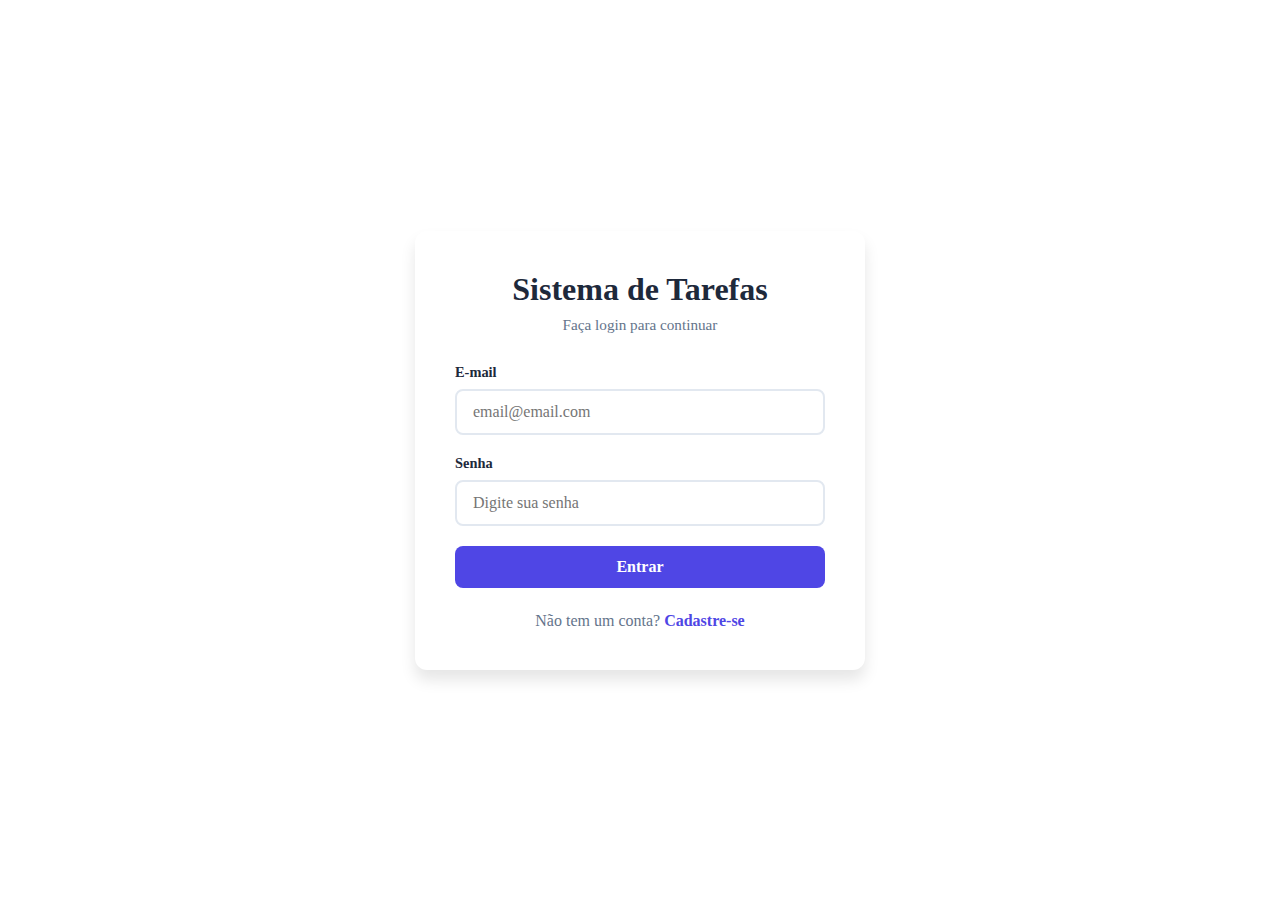
<file: Client/index.html>
<!DOCTYPE html>
<html lang="en">

<head>
    <meta charset="UTF-8">
    <meta name="viewport" content="width=device-width, initial-scale=1.0">
    <title>Login - Sistema de Tarefa</title>
    <link rel="stylesheet" href="css/styles.css">
</head>

<body>
    <div class="container">
        <div class="auth-card">
            <div class="auth-header">
                <h1>Sistema de Tarefas</h1>
                <p>Faça login para continuar</p>
            </div>
            <!-- aqui eu vou fazer o erro / sucesso da aplicação-->
            <div id="message" class="message hidden"></div>
            <!--Formulario do cliente vai ser aqui -->
            <form id="loginForm" class="auth-form">
                <div class="form-group">
                    <label for="email">E-mail</label>
                    <input type="email" id="email" name="email" placeholder="email@email.com" required>
                </div>
                <div class="form-group">
                    <label for="password">Senha</label>
                    <input type="password" id="password" name="password" placeholder="Digite sua senha" required>
                </div>
                <button type="submit" class="btn btn-primary" id="loginBtn">Entrar</button>
            </form>
            <div class="auth-footer">
                <p>Não tem um conta?<a href="register.html"> Cadastre-se</a></p>
            </div>
        </div>
    </div>
    <!--Aqui sera Area do Script -->
    <script src="js/scripts.js"></script>
    <script>
        //Iniciar a pagina de login
        document.addEventListener('DOMContentLoaded', () => {
            //Verificar a autenticação
            if (Auth.isAuthenticated()) {
                window.location.href = 'dashboard.html';
                return;
            }
            // Gerencia o formulário de login
            const form = document.getElementById('loginForm');
            const btn = document.getElementById('loginBtn');
            console.log(form,btn)
            form.addEventListener('submit', async (e) => {
                e.preventDefault();

                // Obtém os dados do formulário
                const email = document.getElementById('email').value.trim();
                const password = document.getElementById('password').value;

                // Validação básica
                if (!email || !password) {
                    UI.showMessage('Preencha todos os campos', 'error');
                    return;
                }

                // Desabilita o botão durante o processamento
                btn.disabled = true;
                btn.textContent = 'Entrando...';

                try {
                    // Realiza o login
                    await Auth.login(email, password);

                    UI.showMessage('Login realizado com sucesso!', 'success');

                    // Redireciona para o dashboard após 1 segundo
                    setTimeout(() => {
                        window.location.href = 'dashboard.html';
                    }, 1000);
                } catch (error) {
                    UI.showMessage(error.message || 'Erro ao fazer login', 'error');
                    btn.disabled = false;
                    btn.textContent = 'Entrar';
                }
            });
        });   
    </script>
</body>

</html>
</file>
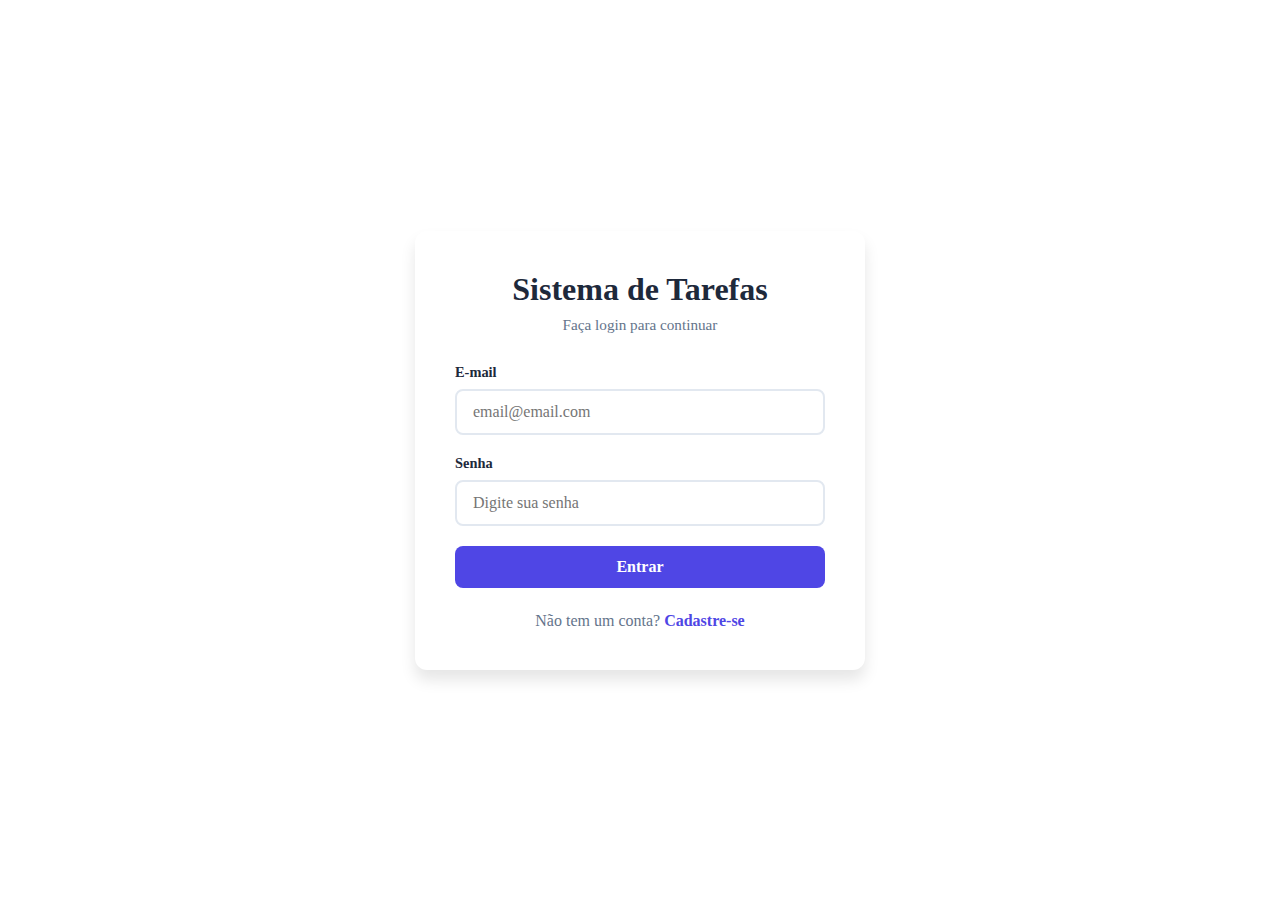
<file: Client/dashboard.html>
<!DOCTYPE html>
<html lang="pt-BR">

<head>
    <meta charset="UTF-8">
    <meta name="viewport" content="width=device-width, initial-scale=1.0">
    <title>Dashboard - Sistema de Tarefas</title>
    <link rel="stylesheet" href="css/styles.css">
</head>

<body>
    <!-- Navbar -->
    <nav class="navbar">
        <div class="nav-container">
            <h1>Minhas Tarefas</h1>
            <div class="nav-actions">
                <span id="userName" class="user-name"></span>
                <button id="logoutBtn" class="btn btn-secondary">Sair</button>
            </div>
        </div>
    </nav>

    <div class="dashboard-container">
        <!-- Mensagem de erro/sucesso -->
        <div id="message" class="message hidden"></div>

        <!-- Seção de criação de tarefa -->
        <div class="task-create-section">
            <h2>Nova Tarefa</h2>
            <form id="taskForm" class="task-form">
                <div class="form-row">
                    <div class="form-group flex-grow">
                        <input type="text" id="taskTitle" placeholder="Título da tarefa" required>
                    </div>
                    <button type="submit" class="btn btn-primary" id="addTaskBtn">
                        Adicionar
                    </button>
                </div>
                <div class="form-row">
                    <div class="form-group flex-grow">
                        <textarea id="taskDescription" placeholder="Descrição (opcional)" rows="3"></textarea>
                    </div>
                    <div class="form-group" style="min-width: 200px;">
                        <label for="taskDeadline" style="font-size: 0.85rem; color: var(--text-secondary);">Prazo (opcional)</label>
                        <input type="datetime-local" id="taskDeadline">
                    </div>
                </div>
            </form>
        </div>

        <!-- Filtros -->
        <div class="filters">
            <button class="filter-btn active" data-filter="all">
                Todas (<span id="countAll">0</span>)
            </button>
            <button class="filter-btn" data-filter="pending">
                Pendentes (<span id="countPending">0</span>)
            </button>
            <button class="filter-btn" data-filter="completed">
                Concluídas (<span id="countCompleted">0</span>)
            </button>
        </div>

        <!-- Lista de tarefas -->
        <div class="tasks-section">
            <div id="tasksList" class="tasks-list">
                <!-- Tarefas serão inseridas aqui dinamicamente -->
            </div>
            <div id="emptyState" class="empty-state hidden">
                <p>📋 Nenhuma tarefa encontrada</p>
                <p class="empty-subtitle">Crie sua primeira tarefa acima!</p>
            </div>
        </div>
    </div>

    <!-- Modal de Edição -->
    <div id="editModal" class="modal hidden">
        <div class="modal-content">
            <div class="modal-header">
                <h2>Editar Tarefa</h2>
                <button class="close-modal" id="closeModal">&times;</button>
            </div>
            <form id="editTaskForm">
                <div class="form-group">
                    <label for="editTaskTitle">Título</label>
                    <input type="text" id="editTaskTitle" required>
                </div>
                <div class="form-group">
                    <label for="editTaskDescription">Descrição</label>
                    <textarea id="editTaskDescription" rows="4"></textarea>
                </div>
                <div class="form-group">
                    <label for="editTaskDeadline">Prazo</label>
                    <input type="datetime-local" id="editTaskDeadline">
                </div>
                <div class="modal-actions">
                    <button type="button" class="btn btn-secondary" id="cancelEdit">
                        Cancelar
                    </button>
                    <button type="submit" class="btn btn-primary">
                        Salvar
                    </button>
                </div>
            </form>
        </div>
    </div>

    <!-- Script de comunicação com o servidor -->
    <script src="js/scripts.js"></script>
    <script>
        // Estado da aplicação
        let currentFilter = 'all';
        let currentEditId = null;

        // Inicializa o dashboard
        document.addEventListener('DOMContentLoaded', async () => {
            // Verifica autenticação
            if (!Auth.isAuthenticated()) {
                window.location.href = 'index.html';
                return;
            }

            // Carrega dados do usuário
            const user = Auth.getUser();
            if (user && user.name) {
                document.getElementById('userName').textContent = user.name;
            }

            // Event Listeners
            setupEventListeners();

            // Carrega tarefas
            await loadTasks();
        });

        // Configura todos os event listeners
        function setupEventListeners() {
            // Logout
            document.getElementById('logoutBtn').addEventListener('click', () => {
                Auth.logout();
                window.location.href = 'index.html';
            });

            // Criar tarefa
            document.getElementById('taskForm').addEventListener('submit', handleCreateTask);

            // Filtros
            document.querySelectorAll('.filter-btn').forEach(btn => {
                btn.addEventListener('click', (e) => {
                    document.querySelectorAll('.filter-btn').forEach(b => b.classList.remove('active'));
                    e.target.classList.add('active');
                    currentFilter = e.target.dataset.filter;
                    renderTasks();
                });
            });

            // Modal
            document.getElementById('closeModal').addEventListener('click', closeEditModal);
            document.getElementById('cancelEdit').addEventListener('click', closeEditModal);
            document.getElementById('editTaskForm').addEventListener('submit', handleEditTask);

            // Fecha modal ao clicar fora
            document.getElementById('editModal').addEventListener('click', (e) => {
                if (e.target.id === 'editModal') {
                    closeEditModal();
                }
            });
        }

        // Carrega todas as tarefas
        async function loadTasks() {
            try {
                await Tasks.fetchTasks();
                renderTasks();
            } catch (error) {
                UI.showMessage('Erro ao carregar tarefas: ' + error.message, 'error');
            }
        }

        // Renderiza as tarefas na tela
        function renderTasks() {
            const tasksList = document.getElementById('tasksList');
            const emptyState = document.getElementById('emptyState');

            let tasks = Tasks.getTasks();

            // Aplica filtro
            if (currentFilter === 'pending') {
                tasks = tasks.filter(t => !t.completed);
            } else if (currentFilter === 'completed') {
                tasks = tasks.filter(t => t.completed);
            }

            // Atualiza contadores
            const allTasks = Tasks.getTasks();
            document.getElementById('countAll').textContent = allTasks.length;
            document.getElementById('countPending').textContent = allTasks.filter(t => !t.completed).length;
            document.getElementById('countCompleted').textContent = allTasks.filter(t => t.completed).length;

            // Verifica se há tarefas
            if (tasks.length === 0) {
                tasksList.innerHTML = '';
                emptyState.classList.remove('hidden');
                return;
            }

            emptyState.classList.add('hidden');

            // Renderiza tarefas
            tasksList.innerHTML = tasks.map(task => {
                const deadlineInfo = getDeadlineStatus(task.deadline);
                
                return `
                <div class="task-card ${task.completed ? 'completed' : ''}" data-id="${task.id}">
                    <div class="task-checkbox">
                        <input 
                            type="checkbox" 
                            ${task.completed ? 'checked' : ''}
                            onchange="handleToggleTask('${task.id}', this.checked)"
                        >
                    </div>
                    <div class="task-content">
                        <h3 class="task-title">${escapeHtml(task.title)}</h3>
                        ${task.description ? `<p class="task-description">${escapeHtml(task.description)}</p>` : ''}
                        <div class="task-meta">
                            <small class="task-date">${formatDate(task.createdAt)}</small>
                            ${task.deadline ? `<small class="task-deadline ${deadlineInfo.class}">${deadlineInfo.text}</small>` : ''}
                        </div>
                    </div>
                    <div class="task-actions">
                        <button class="btn-icon" onclick="openEditModal('${task.id}')" title="Editar">
                            ✏️
                        </button>
                        <button class="btn-icon" onclick="handleDeleteTask('${task.id}')" title="Excluir">
                            🗑️
                        </button>
                    </div>
                </div>
            `}).join('');
        }

        // Verifica status do deadline
        function getDeadlineStatus(deadline) {
            if (!deadline) return { text: '', class: '' };
            
            const now = new Date();
            const deadlineDate = new Date(deadline);
            const diffTime = deadlineDate - now;
            const diffDays = Math.ceil(diffTime / (1000 * 60 * 60 * 24));
            
            let text = `Prazo: ${formatDeadline(deadline)}`;
            let className = '';
            
            if (diffTime < 0) {
                className = 'overdue';
                text = `Atrasada - ${formatDeadline(deadline)}`;
            } else if (diffDays <= 1) {
                className = 'urgent';
            } else if (diffDays <= 3) {
                className = 'soon';
            }
            
            return { text, class: className };
        }

        // Cria nova tarefa
        async function handleCreateTask(e) {
            e.preventDefault();

            const title = document.getElementById('taskTitle').value.trim();
            const description = document.getElementById('taskDescription').value.trim();
            const deadline = document.getElementById('taskDeadline').value;
            const btn = document.getElementById('addTaskBtn');

            if (!title) return;

            btn.disabled = true;
            btn.textContent = 'Adicionando...';

            try {
                await Tasks.createTask(title, description, deadline);

                // Limpa formulário
                document.getElementById('taskTitle').value = '';
                document.getElementById('taskDescription').value = '';
                document.getElementById('taskDeadline').value = '';

                UI.showMessage('Tarefa criada com sucesso!', 'success');
                renderTasks();
            } catch (error) {
                UI.showMessage('Erro ao criar tarefa: ' + error.message, 'error');
            } finally {
                btn.disabled = false;
                btn.textContent = 'Adicionar';
            }
        }

        // Alterna status de conclusão
        async function handleToggleTask(id, completed) {
            try {
                await Tasks.toggleTask(id, completed);
                UI.showMessage(`Tarefa ${completed ? 'concluída' : 'reaberta'}!`, 'success');
                renderTasks();
            } catch (error) {
                UI.showMessage('Erro ao atualizar tarefa: ' + error.message, 'error');
                renderTasks(); // Reverte UI
            }
        }

        // Abre modal de edição
        function openEditModal(id) {
            const task = Tasks.getTaskById(id);
            if (!task) return;

            currentEditId = id;
            document.getElementById('editTaskTitle').value = task.title;
            document.getElementById('editTaskDescription').value = task.description || '';
            
            // Formata deadline para datetime-local
            if (task.deadline) {
                const date = new Date(task.deadline);
                const localDate = new Date(date.getTime() - date.getTimezoneOffset() * 60000);
                document.getElementById('editTaskDeadline').value = localDate.toISOString().slice(0, 16);
            } else {
                document.getElementById('editTaskDeadline').value = '';
            }
            
            document.getElementById('editModal').classList.remove('hidden');
        }

        // Fecha modal de edição
        function closeEditModal() {
            currentEditId = null;
            document.getElementById('editModal').classList.add('hidden');
        }

        // Salva edição de tarefa
        async function handleEditTask(e) {
            e.preventDefault();

            if (!currentEditId) return;

            const title = document.getElementById('editTaskTitle').value.trim();
            const description = document.getElementById('editTaskDescription').value.trim();
            const deadline = document.getElementById('editTaskDeadline').value;

            if (!title) {
                UI.showMessage('Título não pode ser vazio', 'error');
                return;
            }

            try {
                await Tasks.updateTask(currentEditId, title, description, deadline);
                UI.showMessage('Tarefa atualizada com sucesso!', 'success');
                closeEditModal();
                renderTasks();
            } catch (error) {
                UI.showMessage('Erro ao atualizar tarefa: ' + error.message, 'error');
            }
        }

        // Deleta tarefa
        async function handleDeleteTask(id) {
            if (!confirm('Tem certeza que deseja excluir esta tarefa?')) return;

            try {
                await Tasks.deleteTask(id);
                UI.showMessage('Tarefa excluída com sucesso!', 'success');
                renderTasks();
            } catch (error) {
                UI.showMessage('Erro ao excluir tarefa: ' + error.message, 'error');
            }
        }

        // Funções auxiliares
        function escapeHtml(text) {
            const div = document.createElement('div');
            div.textContent = text;
            return div.innerHTML;
        }

        function formatDate(dateString) {
            if (!dateString) return '';
            const date = new Date(dateString);
            return date.toLocaleDateString('pt-BR') + ' às ' + date.toLocaleTimeString('pt-BR', { hour: '2-digit', minute: '2-digit' });
        }

        function formatDeadline(dateString) {
            if (!dateString) return '';
            const date = new Date(dateString);
            return date.toLocaleDateString('pt-BR', { day: '2-digit', month: '2-digit', year: 'numeric' }) + 
                   ' ' + date.toLocaleTimeString('pt-BR', { hour: '2-digit', minute: '2-digit' });
        }
    </script>
</body>

</html>
</file>
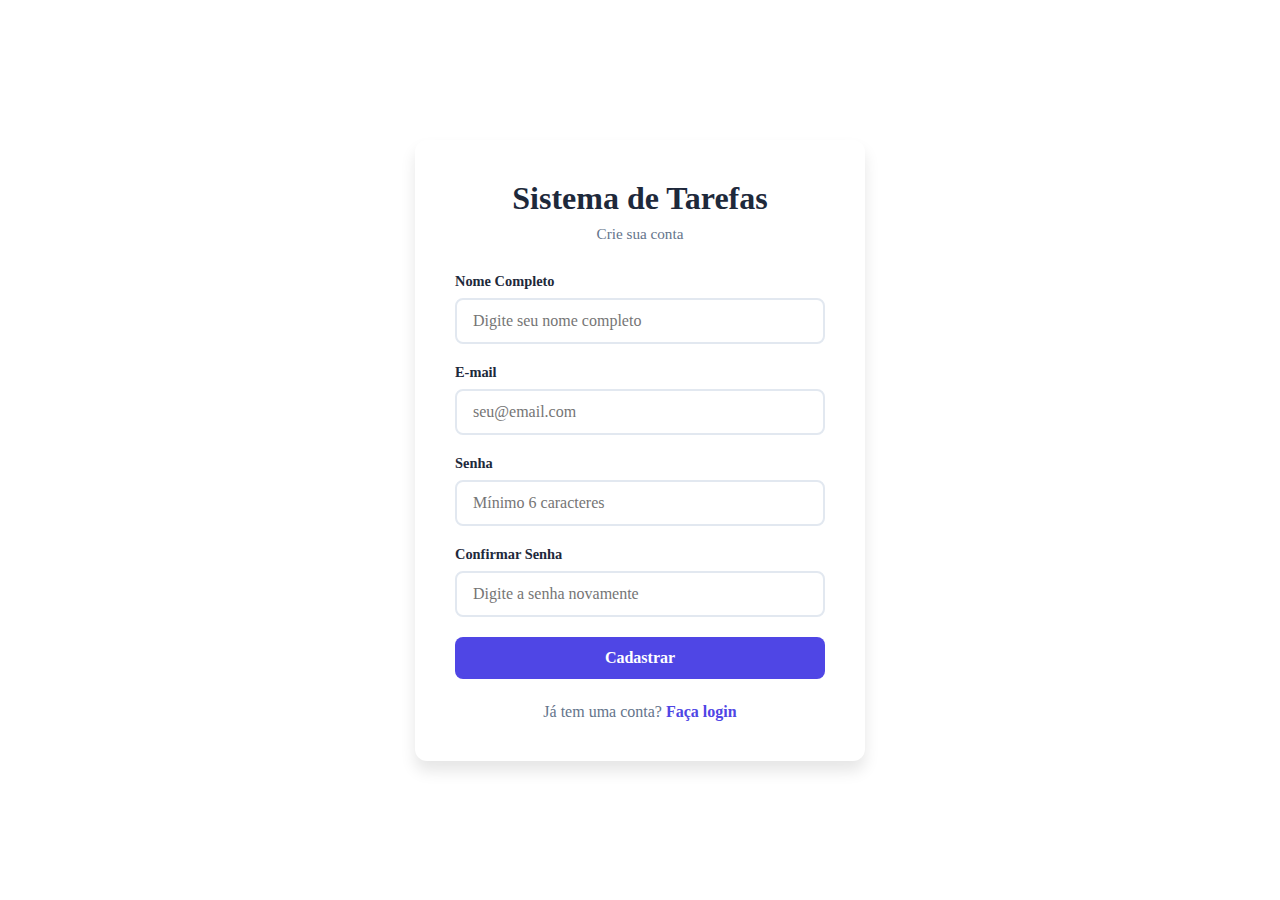
<file: Client/register.html>
<!DOCTYPE html>
<html lang="pt-BR">
<head>
    <meta charset="UTF-8">
    <meta name="viewport" content="width=device-width, initial-scale=1.0">
    <title>Registro - Sistema de Tarefas</title>
    <link rel="stylesheet" href="css/styles.css">
</head>
<body>
    <div class="container">
        <div class="auth-card">
            <div class="auth-header">
                <h1>Sistema de Tarefas</h1>
                <p>Crie sua conta</p>
            </div>

            <!-- Mensagem de erro/sucesso -->
            <div id="message" class="message hidden"></div>

            <!-- Formulário de Registro -->
            <form id="registerForm" class="auth-form">
                <div class="form-group">
                    <label for="name">Nome Completo</label>
                    <input 
                        type="text" 
                        id="name" 
                        name="name" 
                        placeholder="Digite seu nome completo"
                        required
                        minlength="3"
                    >
                </div>

                <div class="form-group">
                    <label for="email">E-mail</label>
                    <input 
                        type="email" 
                        id="email" 
                        name="email" 
                        placeholder="seu@email.com"
                        required
                    >
                </div>

                <div class="form-group">
                    <label for="password">Senha</label>
                    <input 
                        type="password" 
                        id="password" 
                        name="password" 
                        placeholder="Mínimo 6 caracteres"
                        required
                        minlength="6"
                    >
                </div>

                <div class="form-group">
                    <label for="confirmPassword">Confirmar Senha</label>
                    <input 
                        type="password" 
                        id="confirmPassword" 
                        name="confirmPassword" 
                        placeholder="Digite a senha novamente"
                        required
                        minlength="6"
                    >
                </div>

                <button type="submit" class="btn btn-primary" id="registerBtn">
                    Cadastrar
                </button>
            </form>

            <div class="auth-footer">
                <p>Já tem uma conta? <a href="index.html">Faça login</a></p>
            </div>
        </div>
    </div>

    <!-- Script de comunicação com o servidor -->
    <script src="js/scripts.js"></script>
    <script>
        // Inicializa a página de registro
        document.addEventListener('DOMContentLoaded', () => {
            // Verifica se já está autenticado
            if (Auth.isAuthenticated()) {
                window.location.href = 'dashboard.html';
                return;
            }

            // Gerencia o formulário de registro
            const form = document.getElementById('registerForm');
            const btn = document.getElementById('registerBtn');

            form.addEventListener('submit', async (e) => {
                e.preventDefault();

                // Obtém os dados do formulário
                const name = document.getElementById('name').value.trim();
                const email = document.getElementById('email').value.trim();
                const password = document.getElementById('password').value;
                const confirmPassword = document.getElementById('confirmPassword').value;

                // Validações
                if (!name || !email || !password || !confirmPassword) {
                    UI.showMessage('Preencha todos os campos', 'error');
                    return;
                }

                if (name.length < 3) {
                    UI.showMessage('Nome deve ter no mínimo 3 caracteres', 'error');
                    return;
                }

                if (password.length < 6) {
                    UI.showMessage('Senha deve ter no mínimo 6 caracteres', 'error');
                    return;
                }

                if (password !== confirmPassword) {
                    UI.showMessage('As senhas não coincidem', 'error');
                    return;
                }

                // Desabilita o botão durante o processamento
                btn.disabled = true;
                btn.textContent = 'Cadastrando...';

                try {
                    // Realiza o registro
                    await Auth.register(name, email, password);
                    
                    UI.showMessage('Cadastro realizado com sucesso!', 'success');
                    
                    // Redireciona para login após 2 segundos
                    setTimeout(() => {
                        window.location.href = 'index.html';
                    }, 2000);
                } catch (error) {
                    UI.showMessage(error.message || 'Erro ao cadastrar usuário', 'error');
                    btn.disabled = false;
                    btn.textContent = 'Cadastrar';
                }
            });
        });
    </script>
</body>
</html>
</file>
<file: Client/css/styles.css>
*{
    margin: 0;
    padding: 0;
    box-sizing: border-box;
}

:root{
    /*Cores principais*/
    --primary-color:#4f46e5;
    --primary-dark:#4338ca;
    --secondary-color: #64748b;
    --success-color: #10b981;
    --error-color: #ef4444;
    --warning-color: #f59e0b;

    /*Cores de Fundo*/
    --bg-primary:#ffffff;
    --bg-secondary: #f8fafc;
    --bg-dark: #1e293b;
    
    /* Cores de texto */
    --text-primary: #1e293b;
    --text-secondary: #64748b;
    --text-light: #94a3b8;
    
    /* Bordas */
    --border-color: #e2e8f0;
    --border-radius: 12px;
    
    /* Sombras */
    --shadow-sm: 0 1px 3px rgba(0, 0, 0, 0.1);
    --shadow-md: 0 4px 6px rgba(0, 0, 0, 0.1);
    --shadow-lg: 0 10px 15px rgba(0, 0, 0, 0.1);
    
    /* Transições */
    --transition: all 0.3s ease;
}
ody {
    font-family: -apple-system, BlinkMacSystemFont, 'Segoe UI', Roboto, 'Helvetica Neue', Arial, sans-serif;
    background: linear-gradient(135deg, #667eea 0%, #764ba2 100%);
    color: var(--text-primary);
    line-height: 1.6;
    min-height: 100vh;
}

/* Containers e Layout */
.container {
    min-height: 100vh;
    display: flex;
    align-items: center;
    justify-content: center;
    padding: 20px;
}

.dashboard-container {
    max-width: 1200px;
    margin: 0 auto;
    padding: 20px;
}

/*  Cartões de Autenticação (Login/Registro)  */
.auth-card {
    background: var(--bg-primary);
    border-radius: var(--border-radius);
    box-shadow: var(--shadow-lg);
    padding: 40px;
    width: 100%;
    max-width: 450px;
    animation: fadeInUp 0.5s ease;
}

.auth-header {
    text-align: center;
    margin-bottom: 30px;
}

.auth-header h1 {
    font-size: 2rem;
    color: var(--text-primary);
    margin-bottom: 8px;
}

.auth-header p {
    color: var(--text-secondary);
    font-size: 0.95rem;
}

.auth-footer {
    text-align: center;
    margin-top: 24px;
    color: var(--text-secondary);
}

.auth-footer a {
    color: var(--primary-color);
    text-decoration: none;
    font-weight: 600;
    transition: var(--transition);
}

.auth-footer a:hover {
    color: var(--primary-dark);
    text-decoration: underline;
}

/*  Formulários */
.auth-form {
    display: flex;
    flex-direction: column;
    gap: 20px;
}

.form-group {
    display: flex;
    flex-direction: column;
    gap: 8px;
}

.form-group label {
    font-weight: 600;
    color: var(--text-primary);
    font-size: 0.9rem;
}

.form-group input,
.form-group textarea {
    padding: 12px 16px;
    border: 2px solid var(--border-color);
    border-radius: 8px;
    font-size: 1rem;
    transition: var(--transition);
    font-family: inherit;
}

.form-group input:focus,
.form-group textarea:focus {
    outline: none;
    border-color: var(--primary-color);
    box-shadow: 0 0 0 3px rgba(79, 70, 229, 0.1);
}

.form-group textarea {
    resize: vertical;
    min-height: 80px;
}

.form-row {
    display: flex;
    gap: 12px;
    align-items: flex-start;
}

.flex-grow {
    flex: 1;
}

/*   Botões */
.btn {
    padding: 12px 24px;
    border: none;
    border-radius: 8px;
    font-size: 1rem;
    font-weight: 600;
    cursor: pointer;
    transition: var(--transition);
    text-align: center;
    font-family: inherit;
}

.btn-primary {
    background: var(--primary-color);
    color: white;
}

.btn-primary:hover:not(:disabled) {
    background: var(--primary-dark);
    transform: translateY(-2px);
    box-shadow: var(--shadow-md);
}

.btn-secondary {
    background: var(--secondary-color);
    color: white;
}

.btn-secondary:hover:not(:disabled) {
    background: #475569;
    transform: translateY(-2px);
}

.btn:disabled {
    opacity: 0.6;
    cursor: not-allowed;
}

.btn-icon {
    background: none;
    border: none;
    font-size: 1.2rem;
    cursor: pointer;
    padding: 8px;
    border-radius: 6px;
    transition: var(--transition);
}

.btn-icon:hover {
    background: var(--bg-secondary);
    transform: scale(1.1);
}

/* Navbar */
.navbar {
    background: white;
    box-shadow: var(--shadow-md);
    padding: 16px 0;
    margin-bottom: 30px;
}

.nav-container {
    max-width: 1200px;
    margin: 0 auto;
    padding: 0 20px;
    display: flex;
    justify-content: space-between;
    align-items: center;
}

.nav-container h1 {
    font-size: 1.5rem;
    color: var(--text-primary);
}

.nav-actions {
    display: flex;
    align-items: center;
    gap: 20px;
}

.user-name {
    font-weight: 600;
    color: var(--text-secondary);
}

/* Seção de Criação de Tarefa */
.task-create-section {
    background: white;
    border-radius: var(--border-radius);
    padding: 24px;
    box-shadow: var(--shadow-md);
    margin-bottom: 24px;
}

.task-create-section h2 {
    margin-bottom: 16px;
    color: var(--text-primary);
    font-size: 1.3rem;
}

.task-form {
    display: flex;
    flex-direction: column;
    gap: 12px;
}

/* Filtros */
.filters {
    display: flex;
    gap: 12px;
    margin-bottom: 24px;
    flex-wrap: wrap;
}

.filter-btn {
    padding: 10px 20px;
    border: 2px solid var(--border-color);
    background: white;
    border-radius: 8px;
    font-weight: 600;
    cursor: pointer;
    transition: var(--transition);
    color: var(--text-secondary);
}

.filter-btn:hover {
    border-color: var(--primary-color);
    color: var(--primary-color);
}

.filter-btn.active {
    background: var(--primary-color);
    color: white;
    border-color: var(--primary-color);
}

/* Lista de Tarefas */
.tasks-section {
    background: white;
    border-radius: var(--border-radius);
    padding: 24px;
    box-shadow: var(--shadow-md);
    min-height: 400px;
}

.tasks-list {
    display: flex;
    flex-direction: column;
    gap: 12px;
}

.task-card {
    display: flex;
    gap: 16px;
    align-items: flex-start;
    padding: 16px;
    border: 2px solid var(--border-color);
    border-radius: 8px;
    transition: var(--transition);
    animation: fadeIn 0.3s ease;
}

.task-card:hover {
    border-color: var(--primary-color);
    box-shadow: var(--shadow-sm);
    transform: translateX(4px);
}

.task-card.completed {
    opacity: 0.6;
}

.task-card.completed .task-title {
    text-decoration: line-through;
    color: var(--text-secondary);
}

.task-checkbox input[type="checkbox"] {
    width: 20px;
    height: 20px;
    cursor: pointer;
    margin-top: 4px;
}

.task-content {
    flex: 1;
}

.task-title {
    font-size: 1.1rem;
    font-weight: 600;
    color: var(--text-primary);
    margin-bottom: 4px;
}

.task-description {
    color: var(--text-secondary);
    font-size: 0.95rem;
    margin-bottom: 8px;
    line-height: 1.5;
}

.task-date {
    color: var(--text-light);
    font-size: 0.85rem;
}

.task-actions {
    display: flex;
    gap: 8px;
}

.empty-state {
    text-align: center;
    padding: 60px 20px;
    color: var(--text-secondary);
}

.empty-state p {
    font-size: 1.2rem;
    margin-bottom: 8px;
}

.empty-subtitle {
    font-size: 0.95rem !important;
    color: var(--text-light) !important;
}

/* Modal*/
.modal {
    position: fixed;
    top: 0;
    left: 0;
    right: 0;
    bottom: 0;
    background: rgba(0, 0, 0, 0.5);
    display: flex;
    align-items: center;
    justify-content: center;
    z-index: 1000;
    padding: 20px;
}

.modal.hidden {
    display: none;
}

.modal-content {
    background: white;
    border-radius: var(--border-radius);
    padding: 32px;
    max-width: 500px;
    width: 100%;
    box-shadow: var(--shadow-lg);
    animation: fadeInUp 0.3s ease;
}

.modal-header {
    display: flex;
    justify-content: space-between;
    align-items: center;
    margin-bottom: 24px;
}

.modal-header h2 {
    font-size: 1.5rem;
    color: var(--text-primary);
}

.close-modal {
    background: none;
    border: none;
    font-size: 2rem;
    cursor: pointer;
    color: var(--text-secondary);
    line-height: 1;
    padding: 0;
    width: 32px;
    height: 32px;
    display: flex;
    align-items: center;
    justify-content: center;
    border-radius: 6px;
    transition: var(--transition);
}

.close-modal:hover {
    background: var(--bg-secondary);
    color: var(--text-primary);
}

.modal-actions {
    display: flex;
    gap: 12px;
    justify-content: flex-end;
    margin-top: 24px;
}

/* Mensagens (Alertas) */
.message {
    padding: 16px;
    border-radius: 8px;
    margin-bottom: 20px;
    font-weight: 500;
    animation: slideDown 0.3s ease;
}

.message.hidden {
    display: none;
}

.message.success {
    background: #d1fae5;
    color: #065f46;
    border: 1px solid #6ee7b7;
}

.message.error {
    background: #fee2e2;
    color: #991b1b;
    border: 1px solid #fca5a5;
}

/*  Animações */
@keyframes fadeIn {
    from {
        opacity: 0;
    }
    to {
        opacity: 1;
    }
}

@keyframes fadeInUp {
    from {
        opacity: 0;
        transform: translateY(20px);
    }
    to {
        opacity: 1;
        transform: translateY(0);
    }
}

@keyframes slideDown {
    from {
        opacity: 0;
        transform: translateY(-10px);
    }
    to {
        opacity: 1;
        transform: translateY(0);
    }
}

/* Responsividade*/
@media (max-width: 768px) {
    .auth-card {
        padding: 30px 24px;
    }
    
    .nav-container {
        flex-direction: column;
        gap: 16px;
        text-align: center;
    }
    
    .nav-actions {
        width: 100%;
        justify-content: center;
    }
    
    .form-row {
        flex-direction: column;
    }
    
    .filters {
        justify-content: center;
    }
    
    .task-card {
        flex-direction: column;
        gap: 12px;
    }
    
    .task-actions {
        width: 100%;
        justify-content: flex-end;
    }
    
    .modal-content {
        padding: 24px;
    }
}

@media (max-width: 480px) {
    .auth-header h1 {
        font-size: 1.5rem;
    }
    
    .nav-container h1 {
        font-size: 1.2rem;
    }
    
    .user-name {
        font-size: 0.9rem;
    }
}
</file>
